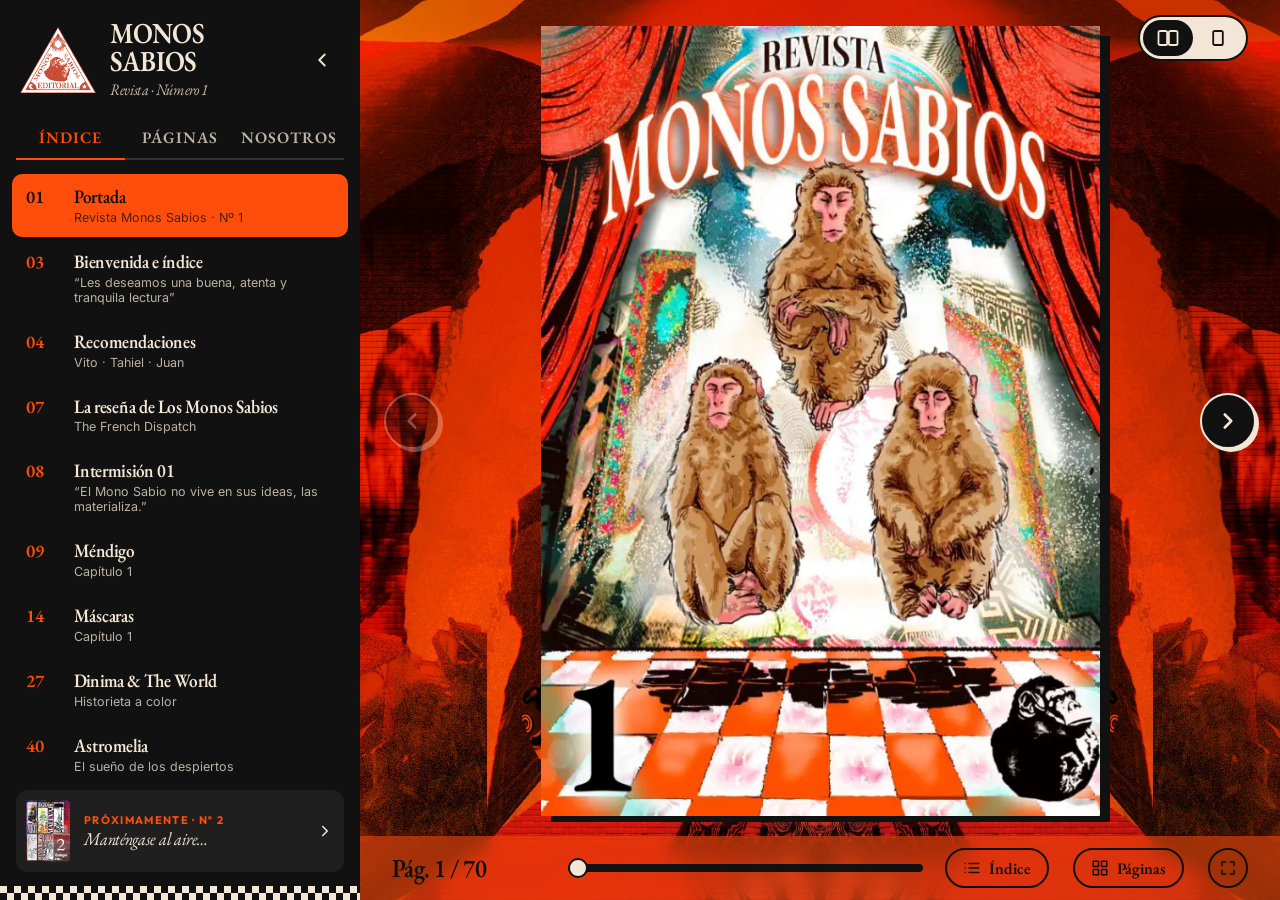
<file: index.html>
<!doctype html>
<html lang="es">
<head>
<meta charset="utf-8">
<meta name="viewport" content="width=device-width, initial-scale=1">
<title>Monos Sabios / Revista Nº 1</title>
<meta name="description" content="Revista Monos Sabios Nº 1: recomendaciones, historietas, cuentos y más. Leela online.">
<link rel="icon" type="image/jpeg" href="favicon.jpeg">
<link rel="preconnect" href="https://fonts.googleapis.com">
<link rel="stylesheet" href="https://fonts.googleapis.com/css2?family=Anton&family=EB+Garamond:ital,wght@0,400;0,500;0,600;0,700;1,400;1,500&family=Inter:wght@400;500;600;700&family=Outfit:wght@300;400;500;600;700&display=swap">
<link rel="stylesheet" href="styles.css">
</head>
<body>
<div class="app" id="app">
  <div class="backdrop" id="backdrop"></div>
  <aside class="sb" id="sb" aria-label="Índice de la revista">
    <div class="sb-head">
      <img src="img/logo.png" alt="Sello Monos Sabios Editorial">
      <div class="brand"><b class="editorial-heading"><span class="compressed-heading">MONOS SABIOS</span></b><i class="editorial-heading"><span class="compressed-heading">Revista · Número 1</span></i></div>
      <button class="iconbtn" id="closeSb" aria-label="Ocultar panel">
        <svg width="22" height="22" viewBox="0 0 24 24" fill="none" stroke="currentColor" stroke-width="2" stroke-linecap="round" stroke-linejoin="round"><path d="M15 18l-6-6 6-6"/></svg>
      </button>
    </div>
    <div class="tabs" role="tablist">
      <button class="tab" role="tab" data-tab="indice" aria-selected="true">Índice</button>
      <button class="tab" role="tab" data-tab="paginas" aria-selected="false">Páginas</button>
      <button class="tab" role="tab" data-tab="nosotros" aria-selected="false">Nosotros</button>
    </div>
    <div class="panel" id="p-indice" role="tabpanel"></div>
    <div class="panel" id="p-paginas" role="tabpanel" hidden><div class="grid" id="grid"></div></div>
    <div class="panel" id="p-nosotros" role="tabpanel" hidden>
      <div class="about">
        <p class="lead editorial-heading"><span class="compressed-heading">Nueva Casa del Arte Argentino</span></p>
        <p>Esta primera edición fue escrita, dibujada, diseñada y planificada por los tres monos fundadores: <b>Tahiel González Leis</b>, <b>Vito Fortino Blanco</b> y <b>Juan Cruz Arias Pereyra</b>, con la ayuda de Eugenio y Giovanna Colliní.</p>
        <p>Concebida en el “Hábitat” entre febrero y junio de 2026.</p>
        <div style="display:flex;flex-direction:column;gap:6px">
          <div class="label">Contacto</div>
          <a href="#">[@INSTAGRAM]</a>
          <a href="#">[EMAIL DE CONTACTO]</a>
        </div>
      </div>
    </div>
    <button class="teaser" id="teaser">
      <img src="" alt="" id="teaserImg">
      <span style="flex-grow:1"><small>Próximamente · Nº 2</small><em class="editorial-heading"><span class="compressed-heading compressed-heading--inline">Manténgase al aire…</span></em></span>
      <svg width="18" height="18" viewBox="0 0 24 24" fill="none" stroke="currentColor" stroke-width="2" stroke-linecap="round" stroke-linejoin="round"><path d="M9 18l6-6-6-6"/></svg>
    </button>
    <div class="checker"></div>
  </aside>

  <main>
    <header class="top">
      <button class="iconbtn open-sb" id="openSb" aria-label="Mostrar índice">
        <svg width="22" height="22" viewBox="0 0 24 24" fill="none" stroke="currentColor" stroke-width="2" stroke-linecap="round"><path d="M4 6h16M4 12h16M4 18h16"/></svg>
      </button>
      <div class="seggroup" role="group" aria-label="Vista">
        <button class="seg" id="mDouble" aria-pressed="true" aria-label="Doble página" title="Doble página">
          <svg class="seg-icon" width="24" height="24" viewBox="0 0 24 24" fill="none" stroke="currentColor" stroke-width="1.8" stroke-linejoin="round" aria-hidden="true"><rect x="2.5" y="5" width="8.6" height="14" rx="1.6"/><rect x="12.9" y="5" width="8.6" height="14" rx="1.6"/></svg>
        </button>
        <button class="seg" id="mSingle" aria-pressed="false" aria-label="Una página" title="Una página">
          <svg class="seg-icon" width="24" height="24" viewBox="0 0 24 24" fill="none" stroke="currentColor" stroke-width="1.8" stroke-linejoin="round" aria-hidden="true"><rect x="7.2" y="5" width="9.6" height="14" rx="1.6"/></svg>
        </button>
      </div>
    </header>
    <section class="stage" id="stage">
      <button class="arrow" id="prev" aria-label="Página anterior">
        <svg width="26" height="26" viewBox="0 0 24 24" fill="none" stroke="currentColor" stroke-width="2.4" stroke-linecap="round" stroke-linejoin="round"><path d="M15 18l-6-6 6-6"/></svg>
      </button>
      <div class="stage-in magazine-viewport" id="stageIn">
        <div class="magazine-transform-layer" id="zoomLayer"><div class="book" id="book"></div></div>
        <button class="zoom-badge" id="zoomBadge" hidden aria-label="Volver al 100%" title="Volver al 100%">100%</button>
      </div>
      <div class="fs-bar" id="fsBar">
        <button class="fs-exit" id="fsExit" aria-label="Salir de pantalla completa" title="Salir de pantalla completa (Esc)">
          <svg width="20" height="20" viewBox="0 0 24 24" fill="none" stroke="currentColor" stroke-width="2" stroke-linecap="round" stroke-linejoin="round"><path d="M9 4v5H4M15 4v5h5M9 20v-5H4M15 20v-5h5"/></svg>
        </button>
      </div>
      <button class="arrow" id="next" aria-label="Página siguiente">
        <svg width="26" height="26" viewBox="0 0 24 24" fill="none" stroke="currentColor" stroke-width="2.4" stroke-linecap="round" stroke-linejoin="round"><path d="M9 18l6-6-6-6"/></svg>
      </button>
    </section>
    <footer class="bottom">
      <div class="counter editorial-heading" id="counter"><span class="compressed-heading compressed-heading--inline" id="counterText"></span></div>
      <div class="scrub">
        <label for="range" class="sr-only">Ir a página</label>
        <input id="range" type="range" min="1" step="1" value="1">
      </div>
      <button class="ghost" id="bIndice">
        <svg width="18" height="18" viewBox="0 0 24 24" fill="none" stroke="currentColor" stroke-width="2" stroke-linecap="round"><path d="M8 6h13M8 12h13M8 18h13M3 6h.01M3 12h.01M3 18h.01"/></svg>Índice
      </button>
      <button class="ghost" id="bPaginas">
        <svg width="18" height="18" viewBox="0 0 24 24" fill="none" stroke="currentColor" stroke-width="2" stroke-linejoin="round"><rect x="3" y="3" width="7" height="7"/><rect x="14" y="3" width="7" height="7"/><rect x="3" y="14" width="7" height="7"/><rect x="14" y="14" width="7" height="7"/></svg>Páginas
      </button>
      <button class="ghost fs-btn" id="fsBtn" aria-label="Pantalla completa" title="Pantalla completa (F)">
        <svg width="18" height="18" viewBox="0 0 24 24" fill="none" stroke="currentColor" stroke-width="2" stroke-linecap="round" stroke-linejoin="round"><path d="M4 9V4h5M20 9V4h-5M4 15v5h5M20 15v5h-5"/></svg>
      </button>
    </footer>
  </main>
</div>

<script src="script.js"></script>
</body>
</html>
</file>
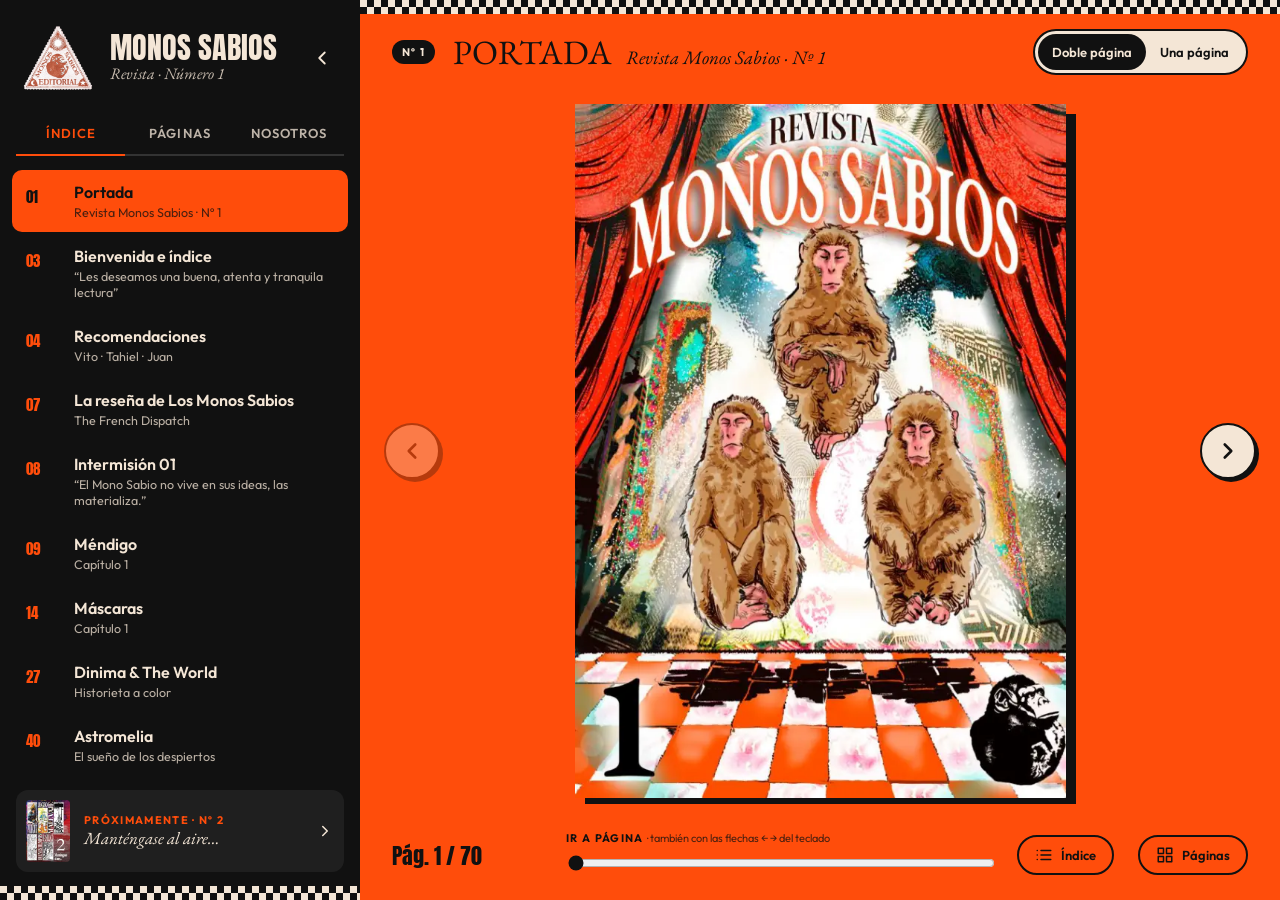
<file: monos/index.html>
<!doctype html>
<html lang="es">
<head>
<meta charset="utf-8">
<meta name="viewport" content="width=device-width, initial-scale=1">
<title>Monos Sabios — Revista Nº 1</title>
<meta name="description" content="Revista Monos Sabios Nº 1: recomendaciones, historietas, cuentos y más. Leela online.">
<link rel="icon" type="image/png" href="img/logo.png">
<link rel="preconnect" href="https://fonts.googleapis.com">
<link rel="stylesheet" href="https://fonts.googleapis.com/css2?family=Anton&family=EB+Garamond:ital,wght@0,400;0,600;1,400&family=Outfit:wght@300;400;500;600;700&display=swap">
<style>
:root{--naranja:#FF4D0B;--tinta:#111;--crema:#F4E6D6;--gris:#1f1f1f;--sb:360px}
*{box-sizing:border-box}
html,body{margin:0;height:100%}
body{background:var(--naranja);color:var(--tinta);font-family:Outfit,Helvetica,Arial,sans-serif;overflow:hidden}
button{font-family:inherit;cursor:pointer}
a{color:var(--naranja)}a:hover{color:#ff7a45}
.checker{background:repeating-conic-gradient(var(--tinta) 0 25%,var(--crema) 0 50%) 0 0/14px 14px;height:14px;flex-shrink:0}
.app{display:flex;height:100vh;height:100dvh}

/* ---------- panel lateral ---------- */
.sb{width:var(--sb);flex-shrink:0;background:var(--tinta);color:var(--crema);display:flex;flex-direction:column;transition:margin-left .3s ease;z-index:20}
.app.closed .sb{margin-left:calc(var(--sb) * -1)}
.sb-head{display:flex;align-items:center;gap:14px;padding:20px 16px 16px 20px}
.sb-head img{width:76px;height:76px;object-fit:contain}
.brand{flex-grow:1}
.brand b{display:block;font-family:Anton,Impact,sans-serif;font-weight:400;font-size:30px;line-height:1}
.brand i{font-family:'EB Garamond',Georgia,serif;font-size:16px;color:#c9bdb0}
.iconbtn{width:44px;height:44px;border:0;border-radius:10px;background:transparent;color:var(--crema);display:flex;align-items:center;justify-content:center;flex-shrink:0}
.iconbtn:hover{background:#262626}
.tabs{display:flex;padding:0 16px}
.tab{flex:1;height:44px;border:0;border-bottom:2px solid #333;background:transparent;color:#bdb3a8;font-size:13px;font-weight:600;letter-spacing:.08em;text-transform:uppercase}
.tab:hover{color:var(--crema)}
.tab[aria-selected=true]{color:var(--naranja);border-bottom-color:var(--naranja)}
.panel{flex-grow:1;overflow-y:auto;padding:14px 12px 16px;scrollbar-width:thin;scrollbar-color:var(--naranja) #1c1c1c}
.panel[hidden]{display:none}
.sec{display:flex;gap:14px;align-items:flex-start;width:100%;text-align:left;padding:12px 14px;border:0;border-radius:10px;background:transparent;color:var(--crema);margin-bottom:2px}
.sec:hover{background:var(--gris)}
.sec.on{background:var(--naranja);color:var(--tinta)}
.sec .num{font-family:Anton,Impact,sans-serif;font-size:15px;min-width:34px;color:var(--naranja);padding-top:3px}
.sec.on .num{color:var(--tinta)}
.sec .t{display:block;font-size:16px;font-weight:600;line-height:1.25}
.sec .by{display:block;font-size:12.5px;opacity:.75;margin-top:2px}
.grid{display:grid;grid-template-columns:repeat(3,minmax(0,1fr));gap:10px;padding:0 4px}
.th{position:relative;padding:0;border:2px solid transparent;border-radius:6px;background:#1c1c1c;overflow:hidden;aspect-ratio:321/454}
.th:hover{border-color:#8a8078}
.th.on{border-color:var(--naranja)}
.th img{width:100%;height:100%;object-fit:cover;display:block}
.th span{position:absolute;left:4px;bottom:4px;background:var(--tinta);color:var(--crema);font-size:10px;font-weight:600;padding:1px 5px;border-radius:4px}
.th.on span{background:var(--naranja);color:var(--tinta)}
.about{display:flex;flex-direction:column;gap:16px;padding:6px 10px;font-size:15px;line-height:1.55;color:#e6dbcf}
.about p{margin:0}
.about .lead{font-family:'EB Garamond',Georgia,serif;font-size:22px;line-height:1.3;color:var(--crema)}
.about b{color:var(--crema)}
.card{border:1px solid var(--naranja);border-radius:12px;padding:16px;display:flex;flex-direction:column;gap:8px}
.card h3{margin:0;font-family:Anton,Impact,sans-serif;font-weight:400;font-size:20px;color:var(--naranja);letter-spacing:.02em}
.label{font-size:12px;letter-spacing:.1em;text-transform:uppercase;color:#9c9186;font-weight:600}
.teaser{margin:0 16px 14px;display:flex;align-items:center;gap:14px;padding:10px;border:0;border-radius:12px;background:var(--gris);color:var(--crema);text-align:left}
.teaser:hover{background:#2a2a2a}
.teaser img{width:44px;height:62px;object-fit:cover;border-radius:4px}
.teaser small{display:block;font-size:11px;letter-spacing:.12em;text-transform:uppercase;color:var(--naranja);font-weight:700}
.teaser em{font-family:'EB Garamond',Georgia,serif;font-size:17px}

/* ---------- lector ---------- */
main{flex-grow:1;min-width:0;display:flex;flex-direction:column;position:relative}
.top{height:76px;flex-shrink:0;display:flex;align-items:center;gap:18px;padding:0 32px}
.open-sb{display:none;background:var(--tinta)}
.app.closed .open-sb{display:flex}
.kind{background:var(--tinta);color:var(--crema);font-size:11px;font-weight:700;letter-spacing:.12em;text-transform:uppercase;padding:5px 10px;border-radius:999px;white-space:nowrap}
.titles{display:flex;align-items:baseline;gap:14px;flex-grow:1;min-width:0}
.titles h1{margin:0;font-family:'EB Garamond',Georgia,serif;font-weight:400;font-size:34px;line-height:1;white-space:nowrap;text-transform:uppercase}
.titles span{font-family:'EB Garamond',Georgia,serif;font-style:italic;font-size:19px;white-space:nowrap;overflow:hidden;text-overflow:ellipsis}
.seggroup{display:flex;background:var(--crema);border:2px solid var(--tinta);border-radius:999px;padding:3px;flex-shrink:0}
.seg{height:36px;padding:0 14px;border:0;background:transparent;color:var(--tinta);font-size:13px;font-weight:600;border-radius:999px}
.seg[aria-pressed=true]{background:var(--tinta);color:var(--crema)}
.stage{flex-grow:1;min-height:0;display:flex;align-items:center;justify-content:center;gap:28px;padding:8px 24px 12px}
.arrow{width:56px;height:56px;border-radius:50%;border:2px solid var(--tinta);background:var(--crema);color:var(--tinta);display:flex;align-items:center;justify-content:center;flex-shrink:0;box-shadow:3px 3px 0 var(--tinta)}
.arrow:hover:not(:disabled){background:var(--tinta);color:var(--crema)}
.arrow:disabled{opacity:.3;cursor:default}
.stage-in{flex-grow:1;align-self:stretch;min-width:0;display:flex;align-items:center;justify-content:center}
/* ---------- visor con zoom ---------- */
.magazine-viewport{position:relative;overflow:hidden;touch-action:pan-y}
.magazine-transform-layer{transform-origin:50% 50%;transition:transform var(--zoom-ms,150ms) ease-out;will-change:transform}
.magazine-viewport.dragging .magazine-transform-layer{transition:none}
.magazine-viewport.zoomed .pg{cursor:grab}
.magazine-viewport.dragging .pg{cursor:grabbing}
.pg img{-webkit-user-drag:none;user-select:none}
.zoom-badge{position:absolute;right:10px;bottom:10px;z-index:2;height:28px;padding:0 10px;border:2px solid var(--tinta);border-radius:999px;background:var(--crema);color:var(--tinta);font-size:12px;font-weight:700;box-shadow:2px 2px 0 var(--tinta)}
.zoom-badge:hover{background:var(--tinta);color:var(--crema)}
.zoom-badge[hidden]{display:none}
.book{display:flex;gap:2px;background:var(--tinta);box-shadow:10px 10px 0 var(--tinta)}
.pg{padding:0;border:0;background:#fff;display:block;flex-shrink:0}
.pg img{width:100%;height:100%;object-fit:cover;display:block}
.book.flip{animation:flip .28s ease}
@keyframes flip{from{opacity:.25;transform:scale(.985)}to{opacity:1;transform:none}}
.bottom{height:84px;flex-shrink:0;display:flex;align-items:center;gap:24px;padding:0 32px 6px}
.counter{font-family:Anton,Impact,sans-serif;font-size:22px;min-width:150px;white-space:nowrap}
.scrub{flex-grow:1;display:flex;flex-direction:column;gap:2px}
.scrub label{font-size:11px;font-weight:700;letter-spacing:.12em;text-transform:uppercase}
.scrub input{width:100%;accent-color:var(--tinta);height:28px;cursor:pointer}
.ghost{height:40px;padding:0 16px;border:2px solid var(--tinta);border-radius:999px;background:transparent;color:var(--tinta);font-size:13px;font-weight:600;display:flex;align-items:center;gap:8px;white-space:nowrap}
.ghost:hover{background:var(--tinta);color:var(--crema)}
.hint{position:absolute;right:32px;bottom:84px;font-size:12px;opacity:.7}
.backdrop{display:none}

/* ---------- celular / tablet ---------- */
@media (max-width: 900px){
  body{overflow:auto}
  .sb{position:fixed;inset:0 auto 0 0;width:min(88vw,360px);margin-left:0;transform:translateX(-100%);transition:transform .3s ease}
  .app.mob-open .sb{transform:none}
  .app.mob-open .backdrop{display:block;position:fixed;inset:0;background:rgba(0,0,0,.55);z-index:15}
  .app.closed .sb{margin-left:0}
  .open-sb{display:flex !important}
  .top{height:auto;padding:12px 14px;flex-wrap:wrap;gap:10px}
  .titles{flex-basis:100%;order:3;flex-direction:column;gap:2px}
  .titles h1{font-size:26px;white-space:normal}
  .titles span{font-size:16px}
  .seggroup{margin-left:auto}
  .seg{height:32px;padding:0 10px;font-size:12px}
  .stage{gap:10px;padding:6px 10px}
  .arrow{width:44px;height:44px}
  .book{box-shadow:6px 6px 0 var(--tinta)}
  .bottom{height:auto;flex-wrap:wrap;gap:12px;padding:10px 14px 16px}
  .counter{min-width:0;font-size:18px}
  .scrub{flex-basis:100%;order:3}
  .ghost{height:36px;padding:0 12px}
  .hint{display:none}
}
</style>
</head>
<body>
<div class="app" id="app">
  <div class="backdrop" id="backdrop"></div>
  <aside class="sb" id="sb" aria-label="Índice de la revista">
    <div class="sb-head">
      <img src="img/logo.png" alt="Sello Monos Sabios Editorial">
      <div class="brand"><b>MONOS SABIOS</b><i>Revista · Número 1</i></div>
      <button class="iconbtn" id="closeSb" aria-label="Ocultar panel">
        <svg width="22" height="22" viewBox="0 0 24 24" fill="none" stroke="currentColor" stroke-width="2" stroke-linecap="round" stroke-linejoin="round"><path d="M15 18l-6-6 6-6"/></svg>
      </button>
    </div>
    <div class="tabs" role="tablist">
      <button class="tab" role="tab" data-tab="indice" aria-selected="true">Índice</button>
      <button class="tab" role="tab" data-tab="paginas" aria-selected="false">Páginas</button>
      <button class="tab" role="tab" data-tab="nosotros" aria-selected="false">Nosotros</button>
    </div>
    <div class="panel" id="p-indice" role="tabpanel"></div>
    <div class="panel" id="p-paginas" role="tabpanel" hidden><div class="grid" id="grid"></div></div>
    <div class="panel" id="p-nosotros" role="tabpanel" hidden>
      <div class="about">
        <p class="lead">Recomendaciones, historietas, cuentos y más — hechos a mano por una editorial independiente.</p>
        <p>Esta primera edición fue escrita, dibujada, diseñada y planificada por los tres monos fundadores: <b>Tahiel González Leis</b>, <b>Vito Fortino Blanco</b> y <b>Juan Cruz Arias Pereyra</b>, con la ayuda de Eugenio y Giovanna Colliní.</p>
        <p>Concebida en el “Hábitat” entre febrero y junio de 2026.</p>
        <div class="card">
          <h3>CONVOCATORIA ABIERTA PRONTO</h3>
          <div>En las próximas ediciones habrá más artistas. ¿Querés publicar en el Nº 2?</div>
          <a href="#">[LINK AL FORMULARIO] →</a>
        </div>
        <div style="display:flex;flex-direction:column;gap:6px">
          <div class="label">Contacto</div>
          <a href="#">[@INSTAGRAM]</a>
          <a href="#">[EMAIL DE CONTACTO]</a>
        </div>
      </div>
    </div>
    <button class="teaser" id="teaser">
      <img src="" alt="" id="teaserImg">
      <span style="flex-grow:1"><small>Próximamente · Nº 2</small><em>Manténgase al aire…</em></span>
      <svg width="18" height="18" viewBox="0 0 24 24" fill="none" stroke="currentColor" stroke-width="2" stroke-linecap="round" stroke-linejoin="round"><path d="M9 18l6-6-6-6"/></svg>
    </button>
    <div class="checker"></div>
  </aside>

  <main>
    <div class="checker"></div>
    <header class="top">
      <button class="iconbtn open-sb" id="openSb" aria-label="Mostrar índice">
        <svg width="22" height="22" viewBox="0 0 24 24" fill="none" stroke="currentColor" stroke-width="2" stroke-linecap="round"><path d="M4 6h16M4 12h16M4 18h16"/></svg>
      </button>
      <span class="kind" id="kind"></span>
      <div class="titles"><h1 id="title"></h1><span id="by"></span></div>
      <div class="seggroup" role="group" aria-label="Vista">
        <button class="seg" id="mDouble" aria-pressed="true">Doble página</button>
        <button class="seg" id="mSingle" aria-pressed="false">Una página</button>
      </div>
    </header>
    <section class="stage" id="stage">
      <button class="arrow" id="prev" aria-label="Página anterior">
        <svg width="26" height="26" viewBox="0 0 24 24" fill="none" stroke="currentColor" stroke-width="2.4" stroke-linecap="round" stroke-linejoin="round"><path d="M15 18l-6-6 6-6"/></svg>
      </button>
      <div class="stage-in magazine-viewport" id="stageIn">
        <div class="magazine-transform-layer" id="zoomLayer"><div class="book" id="book"></div></div>
        <button class="zoom-badge" id="zoomBadge" hidden aria-label="Volver al 100%" title="Volver al 100%">100%</button>
      </div>
      <button class="arrow" id="next" aria-label="Página siguiente">
        <svg width="26" height="26" viewBox="0 0 24 24" fill="none" stroke="currentColor" stroke-width="2.4" stroke-linecap="round" stroke-linejoin="round"><path d="M9 18l6-6-6-6"/></svg>
      </button>
    </section>
    <footer class="bottom">
      <div class="counter" id="counter"></div>
      <div class="scrub">
        <label for="range">Ir a página <span style="font-weight:400;letter-spacing:0;text-transform:none;opacity:.75">· también con las flechas ← → del teclado</span></label>
        <input id="range" type="range" min="1" step="1" value="1">
      </div>
      <button class="ghost" id="bIndice">
        <svg width="18" height="18" viewBox="0 0 24 24" fill="none" stroke="currentColor" stroke-width="2" stroke-linecap="round"><path d="M8 6h13M8 12h13M8 18h13M3 6h.01M3 12h.01M3 18h.01"/></svg>Índice
      </button>
      <button class="ghost" id="bPaginas">
        <svg width="18" height="18" viewBox="0 0 24 24" fill="none" stroke="currentColor" stroke-width="2" stroke-linejoin="round"><rect x="3" y="3" width="7" height="7"/><rect x="14" y="3" width="7" height="7"/><rect x="3" y="14" width="7" height="7"/><rect x="14" y="14" width="7" height="7"/></svg>Páginas
      </button>
    </footer>
  </main>
</div>

<script>
const PAGES = ["img/paginas/p01.webp", "img/paginas/p02.webp", "img/paginas/p03.webp", "img/paginas/p04.webp", "img/paginas/p05.webp", "img/paginas/p06.webp", "img/paginas/p07.webp", "img/paginas/p08.webp", "img/paginas/p09.webp", "img/paginas/p10.webp", "img/paginas/p11.webp", "img/paginas/p12.webp", "img/paginas/p13.webp", "img/paginas/p14.webp", "img/paginas/p15.webp", "img/paginas/p16.webp", "img/paginas/p17.webp", "img/paginas/p18.webp", "img/paginas/p19.webp", "img/paginas/p20.webp", "img/paginas/p21.webp", "img/paginas/p22.webp", "img/paginas/p23.webp", "img/paginas/p24.webp", "img/paginas/p25.webp", "img/paginas/p26.webp", "img/paginas/p27.webp", "img/paginas/p28.webp", "img/paginas/p29.webp", "img/paginas/p30.webp", "img/paginas/p31.webp", "img/paginas/p32.webp", "img/paginas/p33.webp", "img/paginas/p34.webp", "img/paginas/p35.webp", "img/paginas/p36.webp", "img/paginas/p37.webp", "img/paginas/p38.webp", "img/paginas/p39.webp", "img/paginas/p40.webp", "img/paginas/p41.webp", "img/paginas/p42.webp", "img/paginas/p43.webp", "img/paginas/p44.webp", "img/paginas/p45.webp", "img/paginas/p46.webp", "img/paginas/p47.webp", "img/paginas/p48.webp", "img/paginas/p49.webp", "img/paginas/p50.webp", "img/paginas/p51.webp", "img/paginas/p52.webp", "img/paginas/p53.webp", "img/paginas/p54.webp", "img/paginas/p55.webp", "img/paginas/p56.webp", "img/paginas/p57.webp", "img/paginas/p58.webp", "img/paginas/p59.webp", "img/paginas/p60.webp", "img/paginas/p61.webp", "img/paginas/p62.webp", "img/paginas/p63.webp", "img/paginas/p64.webp", "img/paginas/p65.webp", "img/paginas/p66.webp", "img/paginas/p67.webp", "img/paginas/p68.webp", "img/paginas/p69.webp", "img/paginas/p70.webp"];
const THUMBS = ["img/miniaturas/t01.webp", "img/miniaturas/t02.webp", "img/miniaturas/t03.webp", "img/miniaturas/t04.webp", "img/miniaturas/t05.webp", "img/miniaturas/t06.webp", "img/miniaturas/t07.webp", "img/miniaturas/t08.webp", "img/miniaturas/t09.webp", "img/miniaturas/t10.webp", "img/miniaturas/t11.webp", "img/miniaturas/t12.webp", "img/miniaturas/t13.webp", "img/miniaturas/t14.webp", "img/miniaturas/t15.webp", "img/miniaturas/t16.webp", "img/miniaturas/t17.webp", "img/miniaturas/t18.webp", "img/miniaturas/t19.webp", "img/miniaturas/t20.webp", "img/miniaturas/t21.webp", "img/miniaturas/t22.webp", "img/miniaturas/t23.webp", "img/miniaturas/t24.webp", "img/miniaturas/t25.webp", "img/miniaturas/t26.webp", "img/miniaturas/t27.webp", "img/miniaturas/t28.webp", "img/miniaturas/t29.webp", "img/miniaturas/t30.webp", "img/miniaturas/t31.webp", "img/miniaturas/t32.webp", "img/miniaturas/t33.webp", "img/miniaturas/t34.webp", "img/miniaturas/t35.webp", "img/miniaturas/t36.webp", "img/miniaturas/t37.webp", "img/miniaturas/t38.webp", "img/miniaturas/t39.webp", "img/miniaturas/t40.webp", "img/miniaturas/t41.webp", "img/miniaturas/t42.webp", "img/miniaturas/t43.webp", "img/miniaturas/t44.webp", "img/miniaturas/t45.webp", "img/miniaturas/t46.webp", "img/miniaturas/t47.webp", "img/miniaturas/t48.webp", "img/miniaturas/t49.webp", "img/miniaturas/t50.webp", "img/miniaturas/t51.webp", "img/miniaturas/t52.webp", "img/miniaturas/t53.webp", "img/miniaturas/t54.webp", "img/miniaturas/t55.webp", "img/miniaturas/t56.webp", "img/miniaturas/t57.webp", "img/miniaturas/t58.webp", "img/miniaturas/t59.webp", "img/miniaturas/t60.webp", "img/miniaturas/t61.webp", "img/miniaturas/t62.webp", "img/miniaturas/t63.webp", "img/miniaturas/t64.webp", "img/miniaturas/t65.webp", "img/miniaturas/t66.webp", "img/miniaturas/t67.webp", "img/miniaturas/t68.webp", "img/miniaturas/t69.webp", "img/miniaturas/t70.webp"];
const SECTIONS = [
  { title: "Portada", by: "Revista Monos Sabios · Nº 1", kind: "Nº 1", from: 1, to: 2 },
  { title: "Bienvenida e índice", by: "“Les deseamos una buena, atenta y tranquila lectura”", kind: "Editorial", from: 3, to: 3 },
  { title: "Recomendaciones", by: "Vito · Tahiel · Juan", kind: "Recomendaciones", from: 4, to: 6 },
  { title: "La reseña de Los Monos Sabios", by: "The French Dispatch", kind: "Reseña", from: 7, to: 7 },
  { title: "Intermisión 01", by: "“El Mono Sabio no vive en sus ideas, las materializa.”", kind: "Intermisión", from: 8, to: 8 },
  { title: "Méndigo", by: "Capítulo 1", kind: "Historieta", from: 9, to: 13 },
  { title: "Máscaras", by: "Capítulo 1", kind: "Historieta", from: 14, to: 26 },
  { title: "Dinima & The World", by: "Historieta a color", kind: "Historieta", from: 27, to: 39 },
  { title: "Astromelia", by: "El sueño de los despiertos", kind: "Historieta", from: 40, to: 49 },
  { title: "Intermisión 02", by: "“…por el simple gusto de caminar.”", kind: "Intermisión", from: 50, to: 50 },
  { title: "El Cuervo Desgajado", by: "Vito Fortino Blanco", kind: "Cuento", from: 51, to: 57 },
  { title: "El Palacio Sin Tiempo", by: "Juan Cruz Arias Pereyra", kind: "Relato", from: 58, to: 66 },
  { title: "Cierre y Nº 2", by: "Los Monos Sabios cierran el telón, por esta vez", kind: "Cierre", from: 67, to: 70 }
];
const N = PAGES.length;
const $ = id => document.getElementById(id);
const app = $("app"), mq = matchMedia("(max-width: 900px)");
let p = 1, mode = mq.matches ? "single" : "double";
const hashP = parseInt((location.hash.match(/p=(\d+)/) || [])[1], 10);
if (hashP) p = Math.min(N, Math.max(1, hashP));

function vis() {
  if (mode === "single") return [p];
  if (p === 1) return [1];
  const l = p % 2 === 0 ? p : p - 1;
  return l + 1 <= N ? [l, l + 1] : [l];
}
function go(n) {
  p = Math.max(1, Math.min(N, n));
  render(true);
  if (mq.matches) app.classList.remove("mob-open");
}
function next() { const v = vis(); go(mode === "single" ? p + 1 : v[v.length - 1] + 1); }
function prev() { const v = vis(); go(mode === "single" ? p - 1 : v[0] - 1); }

// índice
SECTIONS.forEach((s, i) => {
  const b = document.createElement("button");
  b.className = "sec";
  b.innerHTML = `<span class="num">${String(s.from).padStart(2, "0")}</span><span><span class="t"></span><span class="by"></span></span>`;
  b.querySelector(".t").textContent = s.title;
  b.querySelector(".by").textContent = s.by;
  b.onclick = () => go(s.from);
  s.el = b;
  $("p-indice").appendChild(b);
});
// miniaturas
const thumbs = PAGES.map((src, i) => {
  const b = document.createElement("button");
  b.className = "th";
  b.setAttribute("aria-label", "Ir a la página " + (i + 1));
  b.innerHTML = `<img alt="" loading="lazy"><span>${i + 1}</span>`;
  b.querySelector("img").src = THUMBS[i];
  b.onclick = () => go(i + 1);
  $("grid").appendChild(b);
  return b;
});
$("teaserImg").src = THUMBS[67];
$("teaser").onclick = () => go(68);

function render(anim) {
  if (typeof resetZoom === "function") resetZoom(true);
  const v = vis(), first = v[0], last = v[v.length - 1];
  const book = $("book");
  book.innerHTML = "";
  v.forEach((n, i) => {
    const b = document.createElement("button");
    const isLeft = v.length === 2 && i === 0;
    b.className = "pg";
    b.setAttribute("aria-label", "Página " + n + (isLeft ? " — volver" : " — avanzar"));
    b.innerHTML = `<img alt="Página ${n}" draggable="false">`;
    b.querySelector("img").src = PAGES[n - 1];
    b.onclick = isLeft ? prev : next;
    book.appendChild(b);
  });
  fit();
  if (anim) { book.classList.remove("flip"); void book.offsetWidth; book.classList.add("flip"); }
  let cur = SECTIONS[0];
  SECTIONS.forEach(s => {
    if (first >= s.from && first <= s.to) cur = s;
    s.el.classList.toggle("on", v.some(n => n >= s.from && n <= s.to));
  });
  $("kind").textContent = cur.kind;
  $("title").textContent = cur.title;
  $("by").textContent = cur.by;
  thumbs.forEach((t, i) => t.classList.toggle("on", v.includes(i + 1)));
  $("counter").textContent = (v.length === 2 ? `Págs. ${first}–${last}` : `Pág. ${first}`) + ` / ${N}`;
  $("range").max = N; $("range").value = first;
  $("prev").disabled = first <= 1;
  $("next").disabled = last >= N;
  $("mDouble").setAttribute("aria-pressed", mode === "double");
  $("mSingle").setAttribute("aria-pressed", mode === "single");
  history.replaceState(null, "", "#p=" + first);
  // precarga de las páginas siguientes
  [last + 1, last + 2].forEach(n => { if (n <= N) new Image().src = PAGES[n - 1]; });
}

const RATIO = 660 / 933;
function fit() {
  const box = $("stageIn"), k = vis().length;
  const w = box.clientWidth - 12, h = box.clientHeight - 12;
  const ph = Math.max(100, Math.min(h, (w - (k - 1) * 2) / (k * RATIO)));
  document.querySelectorAll(".pg").forEach(el => { el.style.height = ph + "px"; el.style.width = ph * RATIO + "px"; });
}
addEventListener("resize", fit);
$("sb").addEventListener("transitionend", fit);

function setTab(name) {
  document.querySelectorAll(".tab").forEach(t => t.setAttribute("aria-selected", t.dataset.tab === name));
  ["indice", "paginas", "nosotros"].forEach(k => $("p-" + k).hidden = k !== name);
}
function openSb(tab) {
  if (tab) setTab(tab);
  if (mq.matches) app.classList.add("mob-open"); else app.classList.remove("closed");
}
document.querySelectorAll(".tab").forEach(t => t.onclick = () => setTab(t.dataset.tab));
$("closeSb").onclick = () => mq.matches ? app.classList.remove("mob-open") : app.classList.add("closed");
$("openSb").onclick = () => openSb();
$("backdrop").onclick = () => app.classList.remove("mob-open");
$("bIndice").onclick = () => openSb("indice");
$("bPaginas").onclick = () => openSb("paginas");
$("prev").onclick = prev;
$("next").onclick = next;
$("mDouble").onclick = () => { mode = "double"; render(true); };
$("mSingle").onclick = () => { mode = "single"; render(true); };
$("range").oninput = e => go(+e.target.value);
document.addEventListener("keydown", e => {
  if (e.target.tagName === "INPUT") return;
  if (e.key === "ArrowRight") next();
  if (e.key === "ArrowLeft") prev();
  if ((e.key === "ArrowUp" || e.key === "ArrowDown") && zoom.z > 1) {
    e.preventDefault();
    panBy(0, e.key === "ArrowUp" ? ZOOM_CONFIG.keyPanStep : -ZOOM_CONFIG.keyPanStep, true);
  }
  if (e.key === "Escape") app.classList.remove("mob-open");
});
// deslizar con el dedo en el celular
let tx = null;
$("stage").addEventListener("touchstart", e => { tx = e.touches[0].clientX; }, { passive: true });
$("stage").addEventListener("touchend", e => {
  if (tx === null) return;
  const dx = e.changedTouches[0].clientX - tx; tx = null;
  if (Math.abs(dx) > 50 && zoom.z === 1) dx < 0 ? next() : prev();
});
/* =====================================================================
   ZOOM Y DESPLAZAMIENTO DEL VISOR
   viewport  = #stageIn   (overflow: hidden, tamaño fijo del área central)
   capa      = #zoomLayer (translate + scale; el spread completo es una sola superficie)
   ===================================================================== */
const ZOOM_CONFIG = {
  minZoom: 1,                // zoom mínimo (100%)
  maxZoom: 4,                // zoom máximo (400%)
  wheelSensitivity: 0.0015,  // cuánto zoom por unidad de rueda (100 de deltaY ≈ 15%)
  keyPanStep: 100,           // px que mueven ↑ / ↓
  transitionMs: 150          // duración de la transición del zoom
};
const zoom = { z: 1, x: 0, y: 0 };   // estado: escala y desplazamiento en px de pantalla
const viewport = $("stageIn"), layer = $("zoomLayer"), badge = $("zoomBadge");
viewport.style.setProperty("--zoom-ms", ZOOM_CONFIG.transitionMs + "ms");

// Límites del desplazamiento:
// - si la revista ampliada es más grande que el visor, sus bordes no pueden entrar en el visor
//   (se recorre toda la página, pero nunca queda fondo vacío de más);
// - si es más chica en algún eje, puede moverse en ese eje pero sin salirse del visor.
function clampPan() {
  const vw = viewport.clientWidth, vh = viewport.clientHeight;
  const w = layer.offsetWidth * zoom.z, h = layer.offsetHeight * zoom.z;
  const mx = Math.abs(w - vw) / 2, my = Math.abs(h - vh) / 2;
  zoom.x = Math.min(mx, Math.max(-mx, zoom.x));
  zoom.y = Math.min(my, Math.max(-my, zoom.y));
}
function applyZoom(animate) {
  if (zoom.z <= ZOOM_CONFIG.minZoom + 0.001) { zoom.z = ZOOM_CONFIG.minZoom; zoom.x = 0; zoom.y = 0; }
  clampPan();
  viewport.classList.toggle("dragging", !animate);
  layer.style.transform = zoom.z === 1 && !zoom.x && !zoom.y ? "" :
    `translate(${zoom.x}px, ${zoom.y}px) scale(${zoom.z})`;
  viewport.classList.toggle("zoomed", zoom.z > 1);
  badge.hidden = zoom.z === 1;
  badge.textContent = Math.round(zoom.z * 100) + "%";
}
function resetZoom(instant) {
  zoom.z = 1; zoom.x = 0; zoom.y = 0;
  applyZoom(!instant);
}
// Zoom manteniendo fijo el punto (clientX, clientY) de la pantalla. Reutilizable para pinch.
function zoomAt(clientX, clientY, newZ, animate = true) {
  newZ = Math.min(ZOOM_CONFIG.maxZoom, Math.max(ZOOM_CONFIG.minZoom, newZ));
  const r = viewport.getBoundingClientRect();
  const cx = r.left + r.width / 2, cy = r.top + r.height / 2;   // centro de la capa sin transformar
  const dx = (clientX - cx - zoom.x) / zoom.z;                  // punto bajo el cursor, en coords. de la revista
  const dy = (clientY - cy - zoom.y) / zoom.z;
  zoom.x = clientX - cx - newZ * dx;
  zoom.y = clientY - cy - newZ * dy;
  zoom.z = newZ;
  applyZoom(animate);
}
function panBy(dx, dy, animate = false) {
  if (zoom.z === 1) return;
  zoom.x += dx; zoom.y += dy;
  applyZoom(animate);
}

// Rueda: solo dentro del visor (no se bloquea la rueda en el resto de la web)
viewport.addEventListener("wheel", e => {
  e.preventDefault();
  const delta = e.deltaMode === 1 ? e.deltaY * 33 : e.deltaY;   // líneas → px (Firefox)
  zoomAt(e.clientX, e.clientY, zoom.z * Math.exp(-delta * ZOOM_CONFIG.wheelSensitivity));
}, { passive: false });

// Arrastre con mouse (o lápiz) cuando hay zoom
let drag = null, dragMoved = false;
viewport.addEventListener("pointerdown", e => {
  if (zoom.z === 1 || e.button !== 0 || e.pointerType === "touch") return;
  if (e.target.closest(".zoom-badge")) return;
  e.preventDefault();
  drag = { id: e.pointerId, lx: e.clientX, ly: e.clientY };
  dragMoved = false;
  viewport.setPointerCapture(e.pointerId);
  viewport.classList.add("dragging");
});
viewport.addEventListener("pointermove", e => {
  if (!drag || e.pointerId !== drag.id) return;
  const dx = e.clientX - drag.lx, dy = e.clientY - drag.ly;
  if (Math.abs(dx) + Math.abs(dy) > 0) dragMoved = true;
  drag.lx = e.clientX; drag.ly = e.clientY;
  panBy(dx, dy, false);
});
function endDrag(e) {
  if (!drag || e.pointerId !== drag.id) return;
  drag = null;
  viewport.classList.remove("dragging");
}
viewport.addEventListener("pointerup", endDrag);
viewport.addEventListener("pointercancel", endDrag);

// Con zoom, un clic sobre la página no cambia de página (se usa para arrastrar)
viewport.addEventListener("click", e => {
  if (e.target.closest(".zoom-badge")) return;
  if (zoom.z > 1 || dragMoved) { e.stopPropagation(); e.preventDefault(); dragMoved = false; }
}, true);
badge.addEventListener("click", () => resetZoom(false));

// Si cambia el tamaño de la ventana, recalcular límites
addEventListener("resize", () => applyZoom(false));
$("sb").addEventListener("transitionend", () => applyZoom(false));

render(false);
</script>
</body>
</html>
</file>
<file: styles.css>
:root{--naranja:#FF4D0B;--tinta:#111;--crema:#F4E6D6;--gris:#1f1f1f;--sb:360px;
  --fondo-pagina:url("img/hero.webp");   /* imagen de fondo del área de lectura */
  --barra-fondo:rgba(255,77,11,.55);       /* barras superior e inferior sobre la imagen */
  --barra-blur:10px;                       /* desenfoque del fondo detrás de las barras (ayuda a leer) */
  /* Tipografía editorial (títulos y subtítulos) */
  --heading-font:'EB Garamond',Georgia,'Times New Roman',serif;
  --heading-compress:0.9;          /* compresión horizontal de los títulos (scaleX) */
  --heading-tracking:-0.02em;      /* interletrado de los títulos */
  /* Texto corrido (párrafos, descripciones) */
  --text-font:'Inter','Helvetica Neue',Helvetica,Arial,sans-serif;
}
/* ---------- títulos editoriales ---------- */
.editorial-heading{font-family:var(--heading-font);letter-spacing:var(--heading-tracking);font-synthesis:none}
/* El texto se comprime en un span interno; la caja exterior conserva el layout.
   Variante bloque: el span mide 100%/compresión y al escalarse ocupa exactamente el ancho disponible,
   así el texto corta línea en el lugar correcto. */
.compressed-heading{display:block;width:calc(100% / var(--heading-compress));transform:scaleX(var(--heading-compress));transform-origin:left center}
/* Variante en línea (títulos de una línea junto a otros elementos): el JS ajusta margin-right
   para que no quede hueco a la derecha. */
.compressed-heading--inline{display:inline-block;width:auto;max-width:none}
.compressed-heading--center{transform-origin:center center;margin-left:calc((100% - 100% / var(--heading-compress)) / 2)}
*{box-sizing:border-box}
html,body{margin:0;height:100%}
body{background:var(--naranja);color:var(--tinta);font-family:Outfit,Helvetica,Arial,sans-serif;overflow:hidden}
button{font-family:inherit;cursor:pointer}
a{color:var(--naranja)}a:hover{color:#ff7a45}
.checker{background:repeating-conic-gradient(var(--tinta) 0 25%,var(--crema) 0 50%) 0 0/14px 14px;height:14px;flex-shrink:0}
.app{display:flex;height:100vh;height:100dvh}

/* ---------- panel lateral ---------- */
.sb{width:var(--sb);flex-shrink:0;background:var(--tinta);color:var(--crema);display:flex;flex-direction:column;transition:margin-left .3s ease;z-index:20}
.app.closed .sb{margin-left:calc(var(--sb) * -1)}
.sb-head{display:flex;align-items:center;gap:14px;padding:20px 16px 16px 20px}
.sb-head img{width:76px;height:76px;object-fit:contain}
.brand{flex-grow:1}
.brand b{display:block;font-family:var(--heading-font);font-weight:600;font-size:29px;line-height:.95;text-transform:uppercase}
.brand i{display:block;font-family:var(--heading-font);font-size:16px;color:#c9bdb0;margin-top:4px}
.iconbtn{width:44px;height:44px;border:0;border-radius:10px;background:transparent;color:var(--crema);display:flex;align-items:center;justify-content:center;flex-shrink:0}
.iconbtn:hover{background:#262626}
.tabs{display:flex;padding:0 16px}
.tab{flex:1;height:44px;border:0;border-bottom:2px solid #333;background:transparent;color:#bdb3a8;font-family:var(--heading-font);font-size:16px;font-weight:600;letter-spacing:.06em;text-transform:uppercase}
.tab:hover{color:var(--crema)}
.tab[aria-selected=true]{color:var(--naranja);border-bottom-color:var(--naranja)}
.panel{flex-grow:1;overflow-y:auto;padding:14px 12px 16px;scrollbar-width:thin;scrollbar-color:var(--naranja) #1c1c1c}
.panel[hidden]{display:none}
.sec{display:flex;gap:14px;align-items:flex-start;width:100%;text-align:left;padding:12px 14px;border:0;border-radius:10px;background:transparent;color:var(--crema);margin-bottom:2px}
.sec:hover{background:var(--gris)}
.sec.on{background:var(--naranja);color:var(--tinta)}
.sec .num{font-family:var(--heading-font);font-variant-numeric:lining-nums tabular-nums;font-weight:600;font-size:18px;line-height:1.15;min-width:34px;color:var(--naranja);padding-top:1px}
.sec.on .num{color:var(--tinta)}
.sec .t{display:block;font-family:var(--heading-font);font-size:19px;font-weight:600;line-height:1.15}
.sec .by{display:block;font-family:var(--text-font);font-size:12.5px;opacity:.75;margin-top:2px}
.grid{display:grid;grid-template-columns:repeat(3,minmax(0,1fr));gap:10px;padding:0 4px}
.th{position:relative;padding:0;border:2px solid transparent;border-radius:6px;background:#1c1c1c;overflow:hidden;aspect-ratio:321/454}
.th:hover{border-color:#8a8078}
.th.on{border-color:var(--naranja)}
.th img{width:100%;height:100%;object-fit:cover;display:block}
.th span{position:absolute;left:4px;bottom:4px;background:var(--tinta);color:var(--crema);font-family:var(--heading-font);font-variant-numeric:lining-nums tabular-nums;font-size:12px;font-weight:600;line-height:1.2;padding:1px 6px;border-radius:4px}
.th.on span{background:var(--naranja);color:var(--tinta)}
.about{display:flex;flex-direction:column;gap:16px;padding:6px 10px;font-family:var(--text-font);font-size:15px;line-height:1.55;color:#e6dbcf}
.about p{margin:0}
.about .lead{font-family:var(--heading-font);font-size:23px;line-height:1.25;color:var(--crema)}
.about b{color:var(--crema)}
.card{border:1px solid var(--naranja);border-radius:12px;padding:16px;display:flex;flex-direction:column;gap:8px}
.card h3{margin:0;font-family:var(--heading-font);font-weight:700;font-size:21px;line-height:1.1;color:var(--naranja);text-transform:uppercase}
.label{font-size:12px;letter-spacing:.1em;text-transform:uppercase;color:#9c9186;font-weight:600}
.teaser{margin:0 16px 14px;display:flex;align-items:center;gap:14px;padding:10px;border:0;border-radius:12px;background:var(--gris);color:var(--crema);text-align:left}
.teaser:hover{background:#2a2a2a}
.teaser img{width:44px;height:62px;object-fit:cover;border-radius:4px}
.teaser small{display:block;font-size:11px;letter-spacing:.12em;text-transform:uppercase;color:var(--naranja);font-weight:700}
.teaser em{font-family:var(--heading-font);font-size:18px}

/* ---------- lector ---------- */
main{flex-grow:1;min-width:0;display:flex;flex-direction:column;position:relative;background:var(--naranja) var(--fondo-pagina) center center / cover no-repeat}
.top{position:absolute;top:0;left:0;right:0;z-index:5;height:76px;display:flex;align-items:center;gap:18px;padding:0 32px;pointer-events:none}
.top > *{pointer-events:auto}
.open-sb{display:none;background:var(--tinta)}
.app.closed .open-sb{display:flex}
.kind{background:var(--tinta);color:var(--crema);font-size:11px;font-weight:700;letter-spacing:.12em;text-transform:uppercase;padding:5px 10px;border-radius:999px;white-space:nowrap}
.titles{display:flex;align-items:baseline;gap:14px;flex-grow:1;min-width:0}
.titles h1{margin:0;font-family:var(--heading-font);font-weight:500;font-size:38px;line-height:1;white-space:nowrap;text-transform:uppercase}
.titles > span{font-family:var(--heading-font);font-style:italic;font-size:20px;white-space:nowrap;overflow:hidden;text-overflow:ellipsis;min-width:0}
.seggroup{display:flex;background:var(--crema);border:2px solid var(--tinta);border-radius:999px;padding:3px;flex-shrink:0;margin-left:auto}
.seg{width:50px;height:36px;padding:0;border:0;background:transparent;color:var(--tinta);border-radius:999px;display:inline-flex;align-items:center;justify-content:center;line-height:1;transition:background-color .2s ease,color .2s ease}
.seg[aria-pressed=true]{background:var(--tinta);color:var(--crema)}
.seg-icon{display:block;flex-shrink:0}
.seg:hover:not([aria-pressed=true]){background:rgba(17,17,17,.08)}
.seg:focus-visible{outline:2px solid var(--tinta);outline-offset:2px}
.seg[aria-pressed=true]:focus-visible{outline-color:var(--tinta);box-shadow:inset 0 0 0 2px var(--crema)}
.stage{flex-grow:1;min-height:0;display:flex;align-items:center;justify-content:center;gap:28px;padding:20px 24px 14px}
.arrow{width:56px;height:56px;border-radius:50%;border:2px solid var(--crema);background:var(--tinta);color:var(--crema);display:flex;align-items:center;justify-content:center;flex-shrink:0;box-shadow:3px 3px 0 var(--crema)}
.arrow:hover:not(:disabled){background:var(--crema);color:var(--tinta)}
.arrow:disabled{opacity:.3;cursor:default}
.stage-in{flex-grow:1;align-self:stretch;min-width:0;display:flex;align-items:center;justify-content:center}
/* ---------- visor con zoom ---------- */
.magazine-viewport{position:relative;overflow:hidden;touch-action:pan-y}
.magazine-transform-layer{position:relative;transform-origin:50% 50%;transition:transform var(--zoom-ms,150ms) ease-out;will-change:transform}
.magazine-viewport.dragging .magazine-transform-layer{transition:none}
.magazine-viewport.zoomed .pg{cursor:grab}
.magazine-viewport.dragging .pg{cursor:grabbing}
.pg img{-webkit-user-drag:none;user-select:none}
.zoom-badge{position:absolute;right:10px;bottom:10px;z-index:2;height:28px;padding:0 10px;border:2px solid var(--tinta);border-radius:999px;background:var(--crema);color:var(--tinta);font-size:12px;font-weight:700;box-shadow:2px 2px 0 var(--tinta)}
.zoom-badge:hover{background:var(--tinta);color:var(--crema)}
.zoom-badge[hidden]{display:none}
.book{display:flex;gap:2px;background:var(--tinta);box-shadow:10px 10px 0 var(--tinta)}
.pg{padding:0;border:0;background:#fff;display:block;flex-shrink:0}
.pg img{width:100%;height:100%;object-fit:cover;display:block}
.book.flip{animation:flip .28s ease}
@keyframes flip{from{opacity:.25;transform:scale(.985)}to{opacity:1;transform:none}}
.bottom{height:64px;flex-shrink:0;display:flex;align-items:center;gap:24px;padding:0 32px;background:var(--barra-fondo);-webkit-backdrop-filter:blur(var(--barra-blur));backdrop-filter:blur(var(--barra-blur))}
.counter{font-family:var(--heading-font);font-variant-numeric:lining-nums tabular-nums;font-weight:600;font-size:26px;min-width:150px;white-space:nowrap}
.scrub{flex-grow:1;display:flex;flex-direction:column;gap:2px}
.scrub label{font-size:11px;font-weight:700;letter-spacing:.12em;text-transform:uppercase}
.sr-only{position:absolute;width:1px;height:1px;padding:0;margin:-1px;overflow:hidden;clip:rect(0 0 0 0);white-space:nowrap;border:0}
.scrub input{width:100%;accent-color:var(--crema);height:28px;cursor:pointer}
/* barra de páginas: riel negro, parte recorrida y botón claros (--fill lo actualiza script.js) */
.scrub input{-webkit-appearance:none;appearance:none;background:transparent;--fill:0%}
.scrub input::-webkit-slider-runnable-track{height:8px;border-radius:999px;background:linear-gradient(to right,var(--crema) 0 var(--fill),var(--tinta) var(--fill) 100%)}
.scrub input::-moz-range-track{height:8px;border-radius:999px;background:var(--tinta)}
.scrub input::-moz-range-progress{height:8px;border-radius:999px;background:var(--crema)}
.scrub input::-webkit-slider-thumb{-webkit-appearance:none;appearance:none;width:20px;height:20px;margin-top:-6px;border-radius:50%;background:var(--crema);border:2px solid var(--tinta)}
.scrub input::-moz-range-thumb{width:16px;height:16px;border-radius:50%;background:var(--crema);border:2px solid var(--tinta)}
.scrub input:focus-visible{outline:2px solid var(--tinta);outline-offset:4px;border-radius:999px}
.ghost{height:40px;padding:0 16px;border:2px solid var(--tinta);border-radius:999px;background:transparent;color:var(--tinta);font-family:var(--heading-font);font-size:16px;font-weight:600;display:flex;align-items:center;gap:8px;white-space:nowrap}
.ghost:hover{background:var(--tinta);color:var(--crema)}
.hint{position:absolute;right:32px;bottom:84px;font-size:12px;opacity:.7}
.backdrop{display:none}
.fs-btn{width:40px;padding:0;justify-content:center;flex-shrink:0}

/* ---------- pantalla completa (se aplica a #stage) ---------- */
.fs-bar{display:none}
.stage.is-fullscreen{position:fixed;inset:0;width:100vw;height:100vh;height:100dvh;z-index:100;background:var(--naranja) var(--fondo-pagina) center center / cover no-repeat;padding:16px;gap:0}
.stage:fullscreen{width:100vw;height:100vh}
.stage.is-fullscreen .stage-in{align-self:stretch;height:100%}
.stage.is-fullscreen .arrow{position:absolute;top:50%;margin-top:-28px;z-index:3}
.stage.is-fullscreen #prev{left:18px}
.stage.is-fullscreen #next{right:18px}
.stage.is-fullscreen .fs-bar{display:flex;position:absolute;top:14px;right:16px;z-index:3;align-items:center;gap:10px}
.fs-exit{width:44px;height:44px;border-radius:50%;border:2px solid var(--tinta);background:var(--crema);color:var(--tinta);display:flex;align-items:center;justify-content:center;box-shadow:3px 3px 0 var(--tinta)}
.fs-exit:hover{background:var(--tinta);color:var(--crema)}
.stage.is-fullscreen .arrow,.stage.is-fullscreen .fs-bar,.stage.is-fullscreen .zoom-badge{transition:opacity .35s ease}
.stage.is-fullscreen.fs-idle .arrow,.stage.is-fullscreen.fs-idle .fs-bar,.stage.is-fullscreen.fs-idle .zoom-badge{opacity:0;pointer-events:none}

/* ---------- celular / tablet ---------- */
@media (max-width: 900px){
  body{overflow:auto}
  .sb{position:fixed;inset:0 auto 0 0;width:min(88vw,360px);margin-left:0;transform:translateX(-100%);transition:transform .3s ease}
  .app.mob-open .sb{transform:none}
  .app.mob-open .backdrop{display:block;position:fixed;inset:0;background:rgba(0,0,0,.55);z-index:15}
  .app.closed .sb{margin-left:0}
  .open-sb{display:flex !important}
  .top{height:auto;padding:12px 14px;gap:10px}
  .titles{flex-basis:100%;order:3;flex-direction:column;gap:2px}
  .titles h1{font-size:30px;white-space:normal}
  .titles > span{font-size:17px}
  .seggroup{margin-left:auto}
  .seg{width:46px;height:34px}
  .stage{gap:10px;padding:64px 10px 8px}
  .arrow{display:none}   /* en celular/tablet se pasa de página deslizando */
  .book{box-shadow:6px 6px 0 var(--tinta)}
  .bottom{height:auto;flex-wrap:wrap;gap:10px;padding:8px 14px 12px}
  .counter{min-width:0;font-size:21px}
  .scrub{flex-basis:100%;order:3}
  .ghost{height:36px;padding:0 12px;font-size:15px}
  .hint{display:none}
}

/* ---------- pase de página (flipbook) ---------- */
@property --flip-shade{syntax:"<number>";inherits:false;initial-value:0}
.flip-layer{position:absolute;inset:0;z-index:2;pointer-events:none;perspective:2200px}
.flip-static,.flip-leaf{position:absolute;top:0}
.flip-leaf{transform-style:preserve-3d;will-change:transform}
.flip-face{position:absolute;inset:0;background:#fff;-webkit-backface-visibility:hidden;backface-visibility:hidden;overflow:hidden}
.flip-face img{width:100%;height:100%;object-fit:cover;display:block}
.flip-back{transform:rotateY(180deg)}
/* sombreado mientras la hoja gira (solo opacidad, barato de dibujar) */
.flip-leaf .flip-face::after{content:"";position:absolute;inset:0;background:linear-gradient(to right,rgba(0,0,0,.35),rgba(0,0,0,0) 45%,rgba(255,255,255,.12));opacity:var(--flip-shade)}
.flip-leaf .flip-back::after{background:linear-gradient(to left,rgba(0,0,0,.35),rgba(0,0,0,0) 45%,rgba(255,255,255,.12))}
</file>
